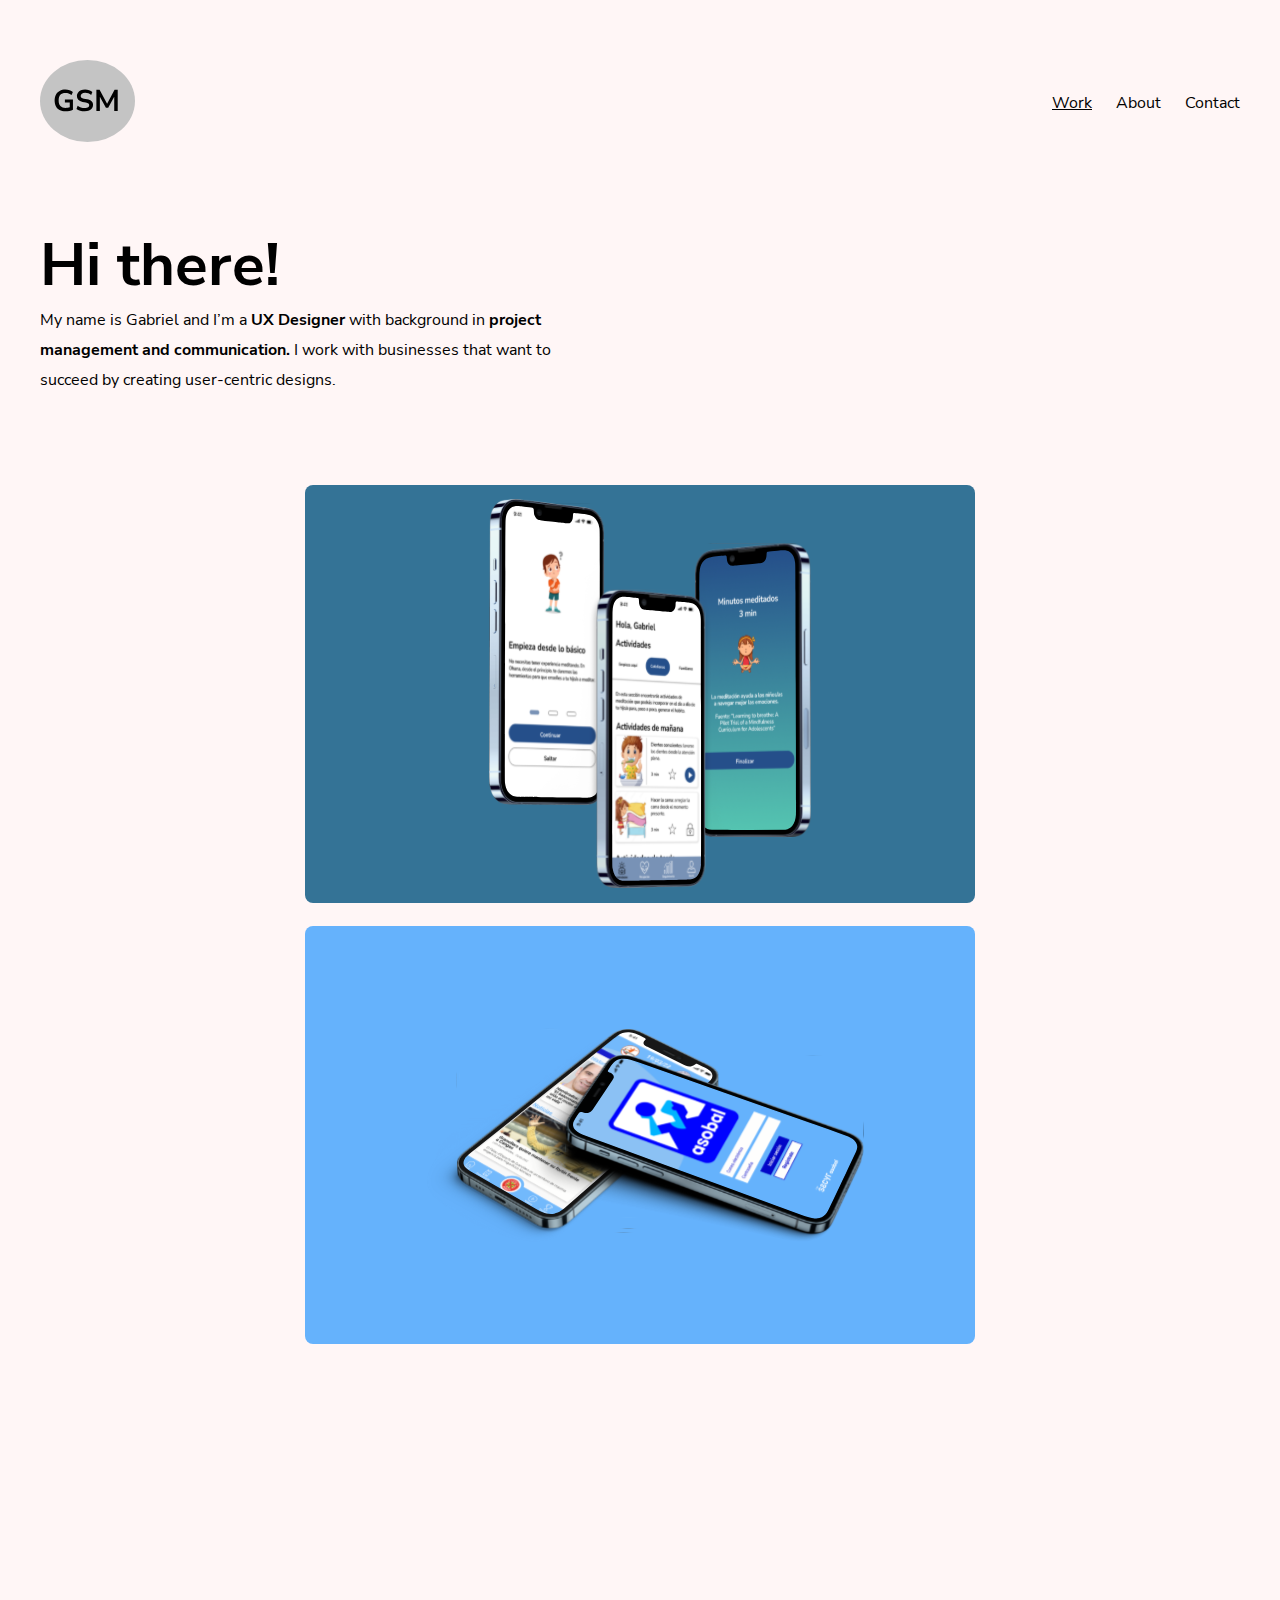
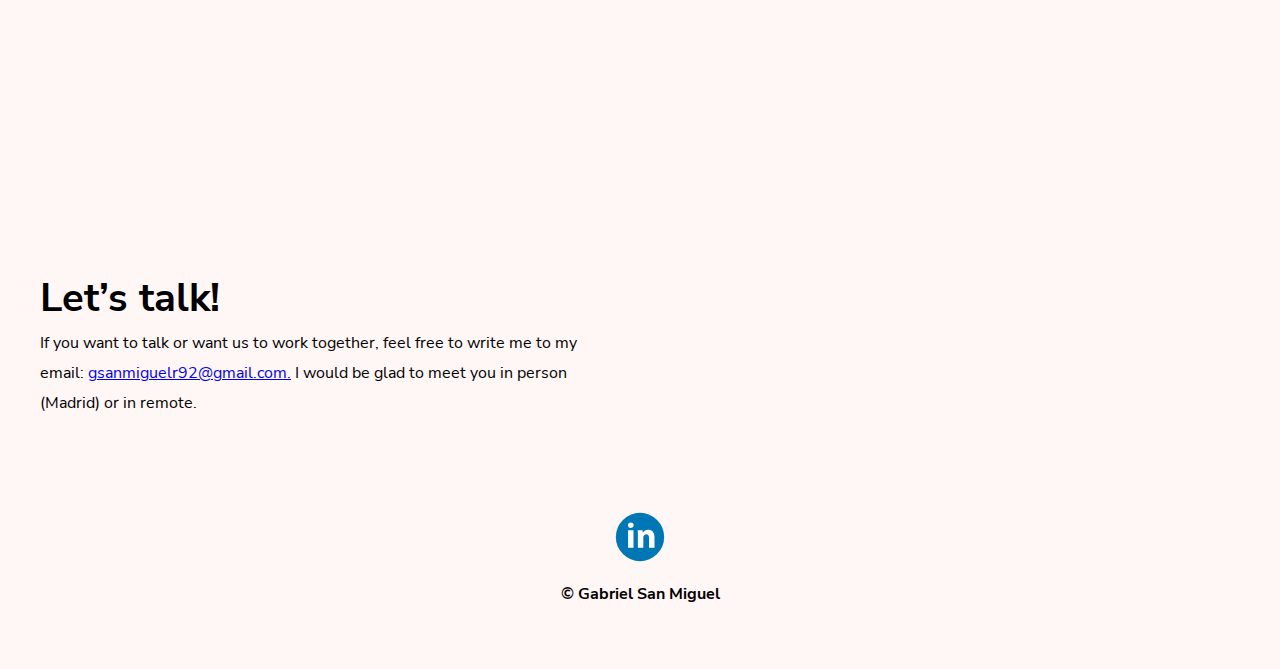
<file: index.html>
<!DOCTYPE html>
<html lang="en">

<head>
    <meta charset="UTF-8">
    <meta http-equiv="X-UA-Compatible" content="IE=edge">
    <meta name="viewport" content="width=device-width, initial-scale=1.0">
    <title>Portfolio - Gabriel</title>
    <link rel="stylesheet" href="CSS/reset.css">
    <link rel="stylesheet" href="CSS/style.css">
    <link href="https://unpkg.com/aos@2.3.1/dist/aos.css" rel="stylesheet">


</head>

<body>

    <header>
        <div class="caja-logo">
            <a href="mailto:gsanmiguelr92@gmail.com"> <img id="logo" src="Imagenes/Logo.svg" alt="Logo"> </a>

            <nav>
                <ul class="menu">
                    <li><a id="pepe"href="">Work</a></li>
                    <li><a href="./about.html">About</a></li>
                    <li> <a href="mailto:gsanmiguelr92@gmail.com">Contact</a></li>
                </ul>
            </nav>
        </div>


    </header>



    <div class="descripcion">
        <h1>Hi there!</h1>
        <div class="texto-descripcion">
            <p>My name is Gabriel and I’m a <b>UX Designer </b> with background
                in <b>project management and communication.</b>  I work with
                businesses that want to succeed by creating user-centric designs.</p>
        </div>


    </div>

    <section id="works">
        <div data-aos="zoom-in" class="projectos">
           <a href="https://medium.com/@gabosanmiguel/case-study-wellness-90fd0b45ec4c" target="_blankººº"> <img src="./Imagenes/proyecto1.svg" alt="project1"></a> 

        </div>

        <div data-aos="zoom-in" class="projectos">
            <img src="./Imagenes/Projecto2.svg" alt="project2">
        </div>

        <div data-aos="zoom-in" class="projectos">
            <a href=""></a> <img src="./Imagenes/Projecto3.svg" alt="project3">
        </div>
    </section>



    <div class="descripcion">
        <h2>Let’s talk!</h2>
        <div class="texto-descripcion">
            <p>If you want to talk or want us to work together, feel free to write me to my email: <a
                    href="mailto:gsanmiguelr92@gmail.com">gsanmiguelr92@gmail.com.</a>

                I would be glad to meet you in person (Madrid) or in remote.</p>
        </div>
    </div>

    <footer>

        <div id="linkedin">
            <a href="https://www.linkedin.com/in/gabriel-san-miguel-rodriguez-b270b7a7/" target="_blank"><img
                    src="./Imagenes/Linkedin.svg" alt="Linkedin"></a>
        </div>

        <p>© Gabriel San Miguel</p>


    </footer>


</body>
<script src="https://unpkg.com/aos@2.3.1/dist/aos.js"></script>

<script>
    setTimeout(() => { AOS.init();}, 10)
</script>

</html>
</file>
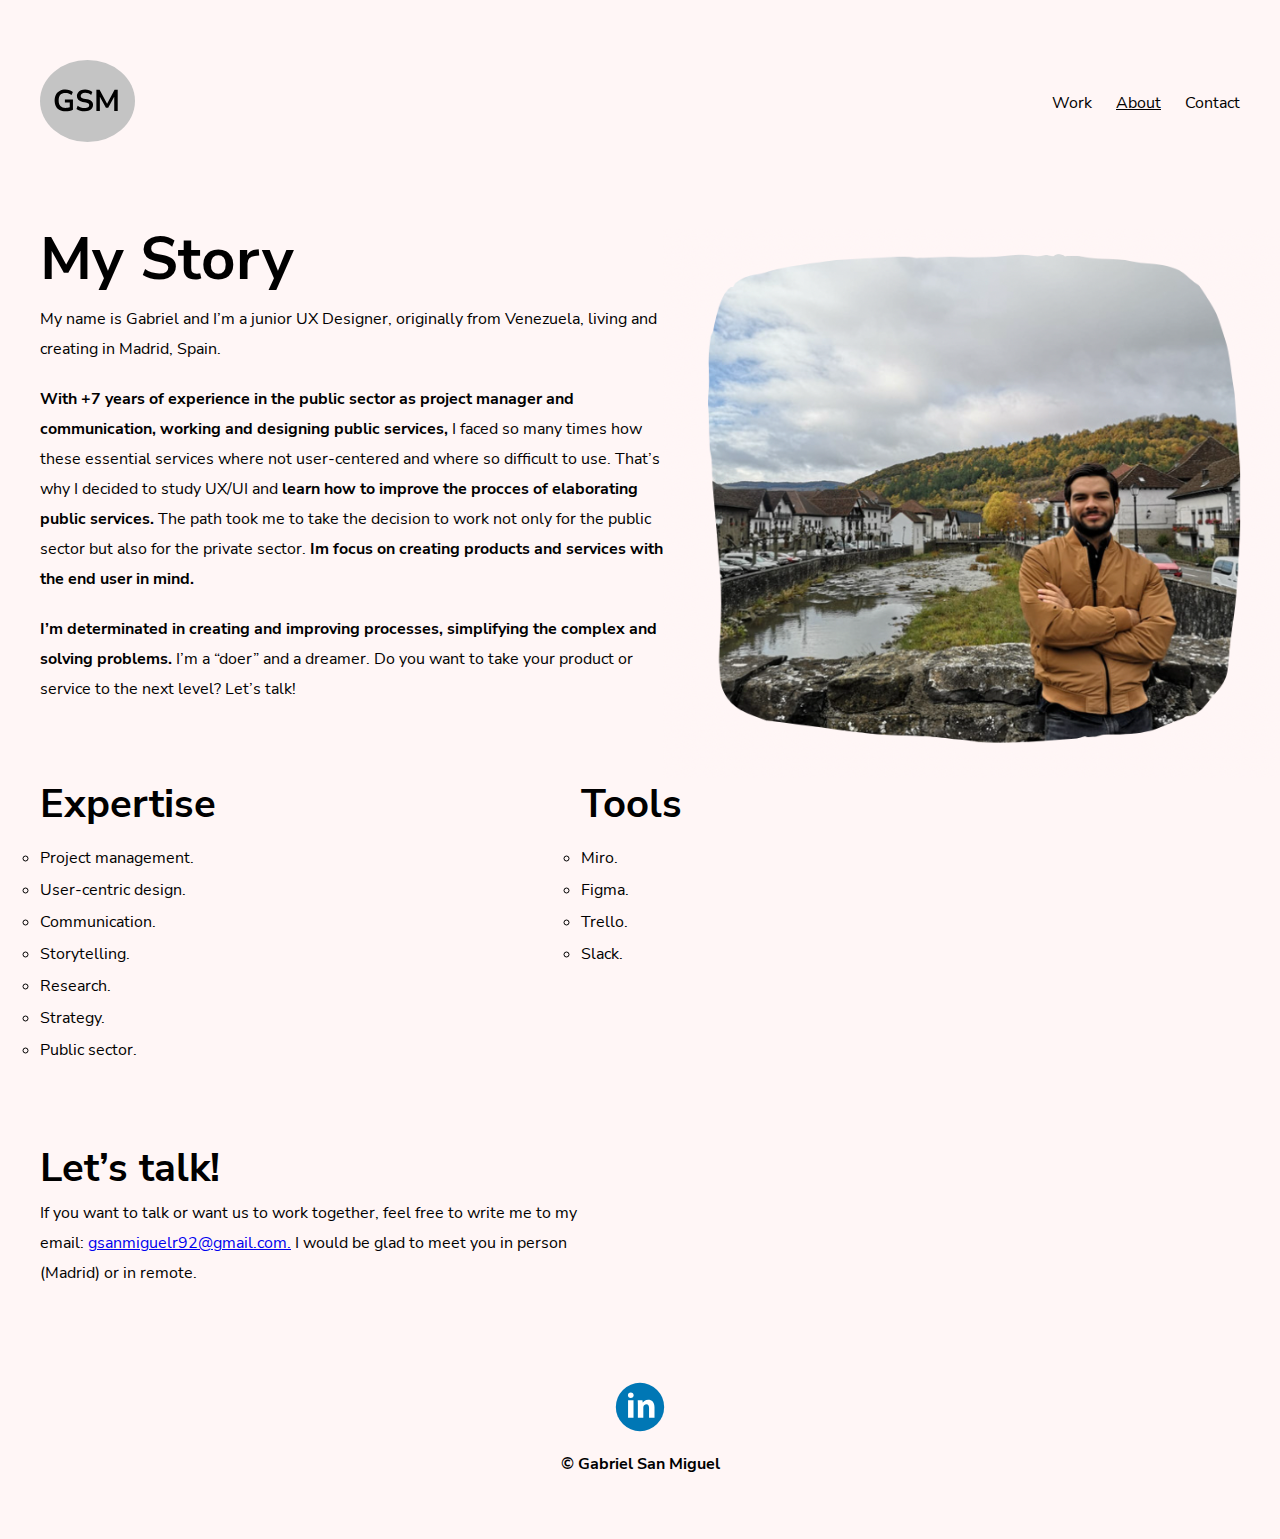
<file: about.html>
<!DOCTYPE html>
<html lang="en">
<head>
    <meta charset="UTF-8">
    <meta http-equiv="X-UA-Compatible" content="IE=edge">
    <meta name="viewport" content="width=device-width, initial-scale=1.0">
    <title>About</title>
    <link rel="stylesheet" href="CSS/reset.css">
    <link rel="stylesheet" href="CSS/style.css">
    <link href="https://unpkg.com/aos@2.3.1/dist/aos.css" rel="stylesheet">

</head>
<body>
    
    <header>
        <div class="caja-logo">
            <a href="mailto:gsanmiguelr92@gmail.com"> <img id="logo" src="Imagenes/Logo.svg" alt="Logo"> </a>

            <nav>
                <ul class="menu">
                    <li><a href="./index.html">Work</a></li>
                    <li><a id="pepe" href="">About</a></li>
                    <li> <a href="mailto:gsanmiguelr92@gmail.com">Contact</a></li>
                </ul>
            </nav>
        </div>
        
    </header>

<section id="story1">

    <div class="story">
        <h1>My Story</h1>
        <div id="juniorux">
            <p class="venezuela">My name is Gabriel and I’m a junior UX Designer, originally from Venezuela, living and creating in Madrid, Spain.</p>

            <p class="venezuela"> <b>With +7 years of experience in the public sector as project manager and communication, working and designing public services,</b>  I faced so many times how these essential services where not user-centered and where so difficult to use. That’s why I decided to study UX/UI and <b>learn how to improve the procces of elaborating public services.</b>  The path took me to take the decision to work not only for the public sector but also for the private sector. <b>Im focus on creating products and services with the end user in mind.</b>  </p> 
                
            <p class="venezuela"> <b>I’m determinated in creating and improving processes, simplifying the complex and solving problems. </b> I’m a “doer” and a dreamer. Do you want to take your product or service to the next level? Let’s talk!</p>
        </div>

    </div>

    <div id="foto" data-aos="zoom-in">
        <img src="./Imagenes/foto1.svg" alt="Profile-Picture">
    </div>


</section>

<section id="expertise-tools">

    <div>
    <div id="expertise">
        <h2>Expertise</h2>
        </div>
        <ul class="expertise-tools1">
            <li>Project management.</li>
            <li>User-centric design.</li>
            <li>Communication.</li> 
            <li>Storytelling.</li>
            <li>Research.</li>
            <li>Strategy.</li>    
            <li>Public sector.</li>  
        </ul>
    </div>

    
    <div> 
        <div id="tools">
            <h2>Tools</h2>
            </div>
            <ul class="expertise-tools1">
                <li>Miro.</li>
                <li>Figma.</li>
                <li>Trello.</li> 
                <li>Slack.</li>
            </ul>
    </div>
        

</section>


    <div class="descripcion">
        <h2>Let’s talk!</h2>
        <div class="texto-descripcion">
        <p>If you want to talk or want us to work together, feel free to write me to my email: <a href="mailto:gsanmiguelr92@gmail.com">gsanmiguelr92@gmail.com.</a>

            I would be glad to meet you in person (Madrid) or in remote.</p> </div>
    </div>

    <footer>

        <div id="linkedin">
            <a href="https://www.linkedin.com/in/gabriel-san-miguel-rodriguez-b270b7a7/" target="_blank"><img src="./Imagenes/Linkedin.svg" alt="Linkedin"></a> 
        </div>

        <p>© Gabriel San Miguel</p>


    </footer>

</body>
    <script src="https://unpkg.com/aos@2.3.1/dist/aos.js"></script>

    <script>
        AOS.init();
      </script>
</html>
</file>
<file: CSS/style.css>
@font-face {
    font-family: "NunitoSans-Black";
    src: url("../Fonts/NunitoSans-Black.ttf")
}

@font-face {
    font-family: "NunitoSans-Bold";
    src: url("../Fonts/NunitoSans-Bold.ttf")
}

@font-face {
    font-family: "NunitoSans-Regular";
    src: url("../Fonts/NunitoSans-Regular.ttf");
}

body {
    font-family: 'NunitoSans-Regular', sans-serif;
    margin: 60px 40px 60px 40px;
    background-color: #FFF6F6;

}

p {
    line-height: 30px;
}

.caja-logo {
    display: flex;
    justify-content: space-between;
    align-items: center;
    margin-bottom: 84px;
}

.menu {
    display: flex;
    gap: 24px;
}

.menu a {
    text-decoration: none;
    color: black;
    
}

h1 {
    font-family: 'NunitoSans-Bold', sans-serif;

    font-size: 60px;
}

h2 {
    font-family: 'NunitoSans-Bold', sans-serif;

    font-size: 40px;
}

#works {
    display: flex;
    flex-direction: column;
    align-items: center;  
    gap: 20px;
    margin-bottom: 90px;
}

.descripcion {
    width: 555px;
    margin-bottom: 90px;
    margin-top: 90px;
}

.texto-descripcion {
    margin-top: 10px;
}

footer {
    display: flex;
    flex-direction: column;
    align-items: center;
    font-family: 'NunitoSans-Bold', sans-serif;
    gap: 10px;
}


#pepe {
    text-decoration: underline black;
}



.story {
    width: 670px;
    margin-bottom: 50px;
}

#story1 {
    display: flex;
    justify-content: space-between;
    margin-bottom: 10px;

}

#juniorux {
    margin-top: 15px;   
}

#foto {
    width: 577px;
    height: 471px;
}

#expertise-tools {
    display: flex;
    justify-content: flex-start;
    gap: 365px;
}

#expertise {
    margin-bottom: 10px;
}

#tools {
    margin-bottom: 10px;
}

.expertise-tools1 {
    list-style: circle;
}

.expertise-tools1 li{
    padding-top: 16px;
}

.venezuela {
    margin-bottom: 20px;
}

b {
    font-family: "NunitoSans-Bold";
    src: url("../Fonts/NunitoSans-Bold.ttf")
}
</file>
